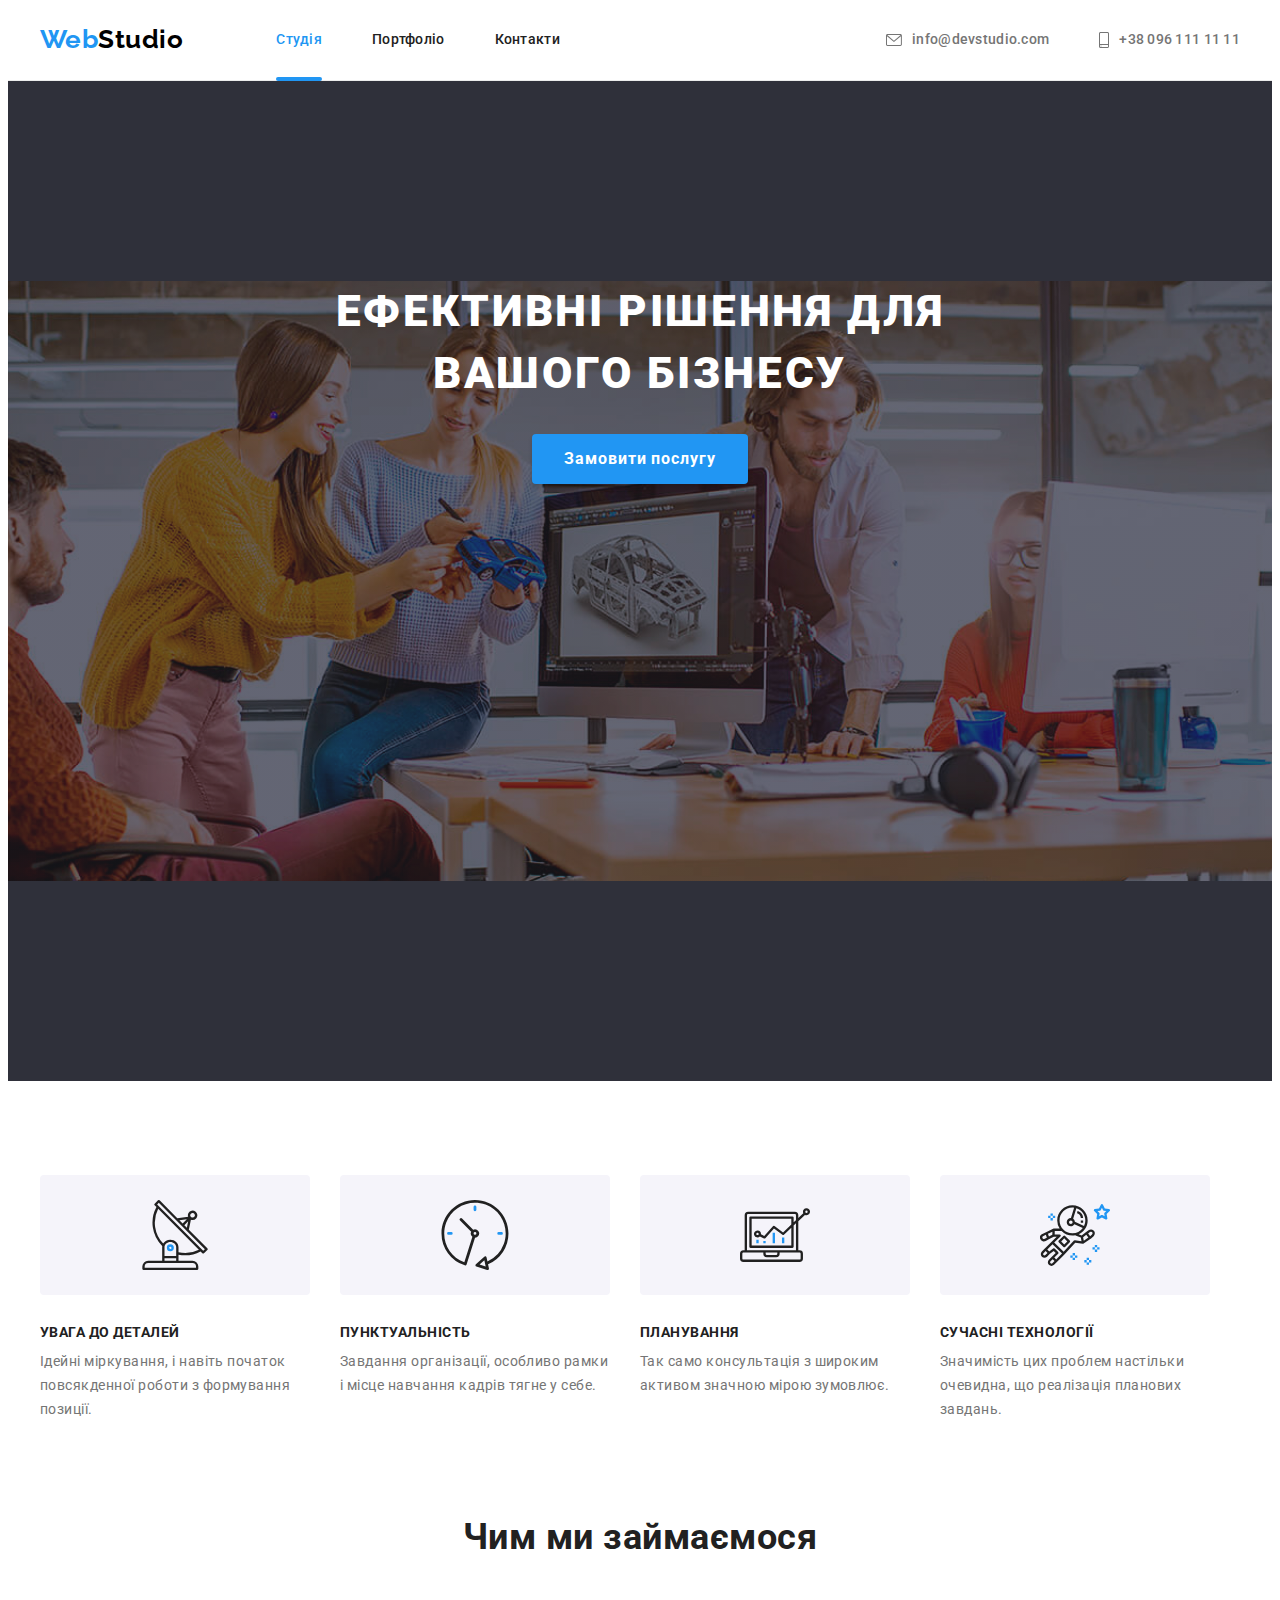
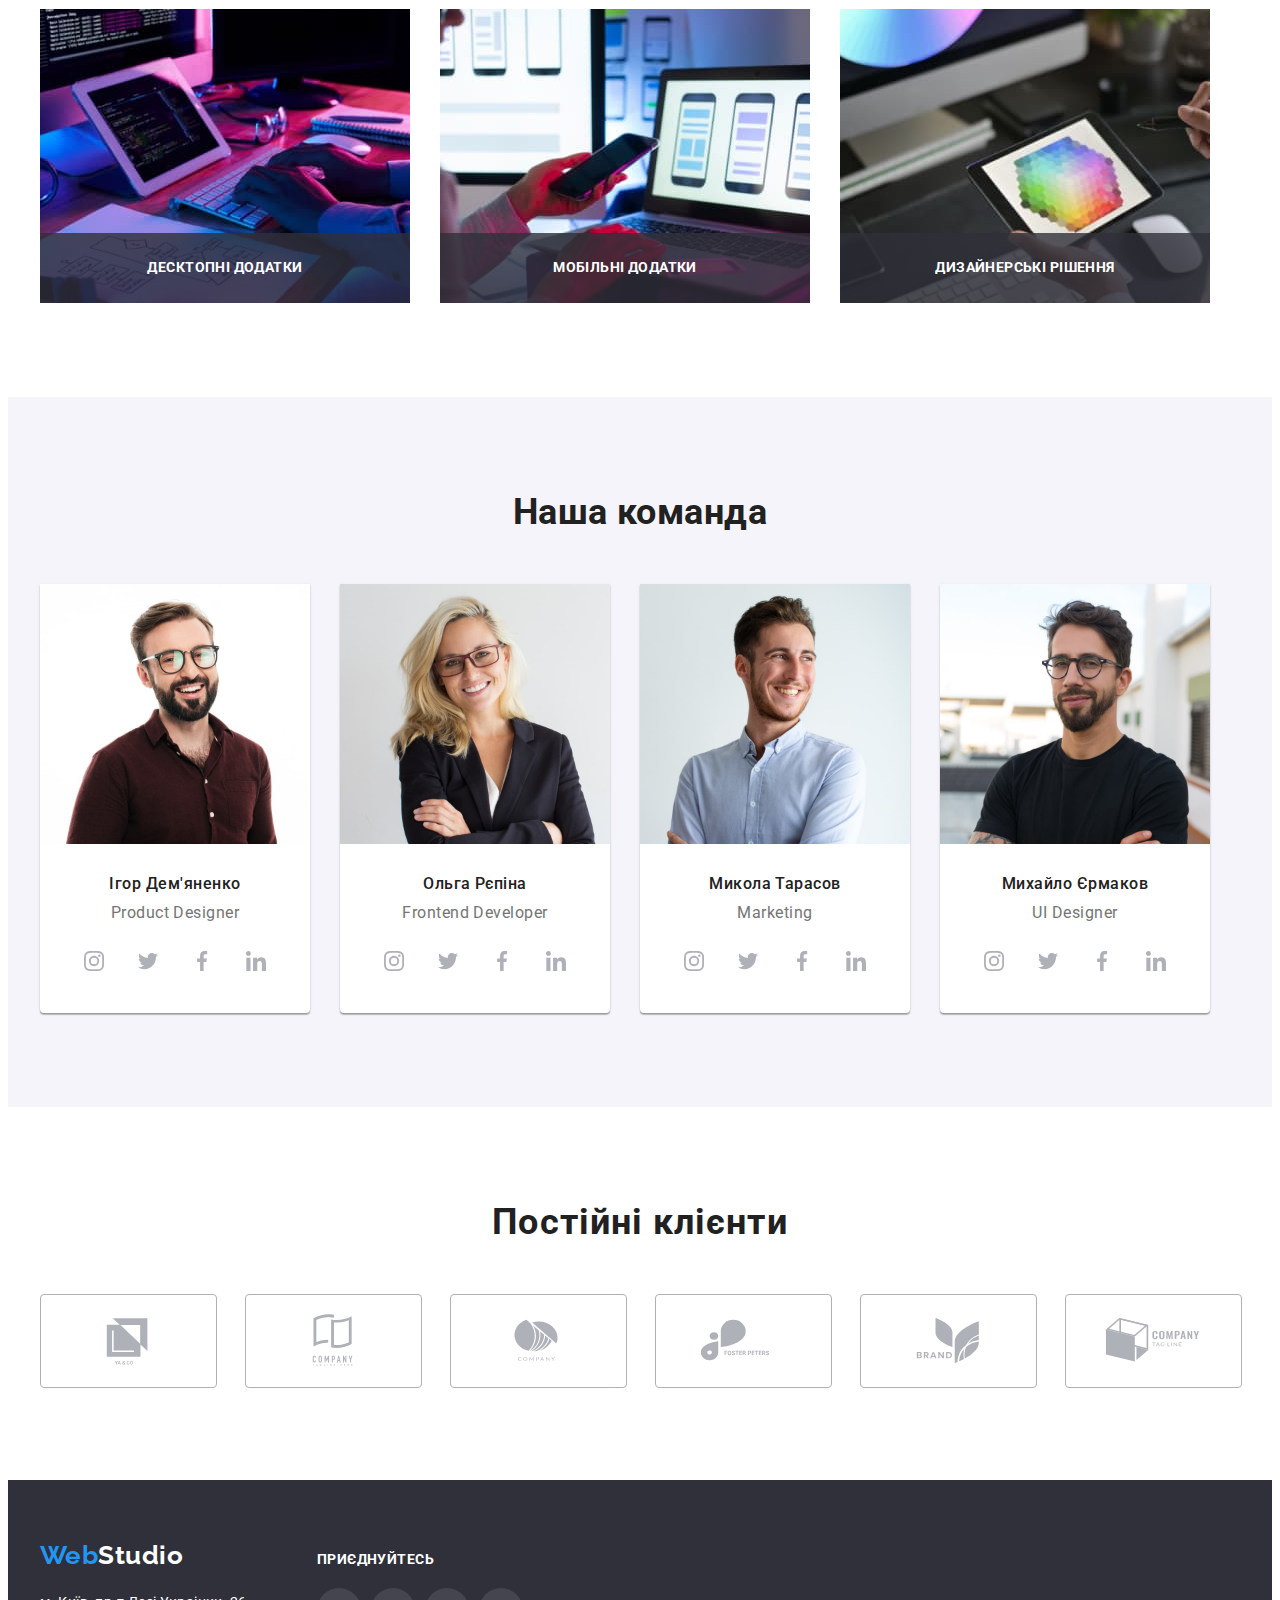
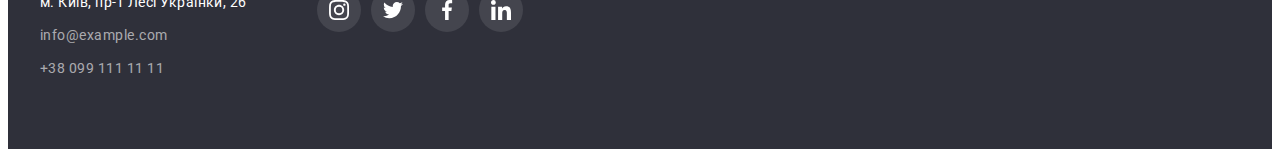
<file: index.html>
<!DOCTYPE html>
<html lang="uk">

<head>
    <meta charset="UTF-8">
    <meta http-equiv="X-UA-Compatible" content="IE=edge">
    <meta name="viewport" content="width=device-width, initial-scale=1.0">
    <title>WebStudio</title>
    <link rel="preconnect" href="https://fonts.gstatic.com">
    <link href="https://fonts.googleapis.com/css2?family=Raleway:wght@700&family=Roboto:wght@400;500;700;900&display=swap" rel="stylesheet">
    <link rel="stylesheet" href="https://cdnjs.cloudflare.com/ajax/libs/modern-normalize/1.1.0/modern-normalize.min.css" integrity="sha512-wpPYUAdjBVSE4KJnH1VR1HeZfpl1ub8YT/NKx4PuQ5NmX2tKuGu6U/JRp5y+Y8XG2tV+wKQpNHVUX03MfMFn9Q==" crossorigin="anonymous" referrerpolicy="no-referrer" />
    <link rel="stylesheet" href="css/styles.css" class="rel">
</head>

<body class="body">
    <header class="header">
        <div class="container header-container">
        <a href="/index.html" class="logo"><span class="header-logo">Web</span>Studio</a>
        <nav class="header-nav">
            <ul class="nav-list">
                <li class="nav-list-item">
                    <a href="./index.html" class="header-link active-link">Студія</a>
                </li>
                <li class="nav-list-item">
                    <a href="./portfolio.html" class="header-link">Портфоліо</a>
                </li>
                <li class="nav-list-item">
                    <a href="" class="header-link">Контакти</a>
                </li>
            </ul>
        </nav>
        <ul class="address-list address-header">
            <li class="address-list-item address-header-item">
                <a href="mailto:info@devstudio.com" class="header-link address-link-header link-envelope">
                    <svg class="icon icon-envelope">
                        <use href="./images/icons.svg#icon-envelope"></use>
                    </svg>
                    info@devstudio.com
                </a>
            </li>
            <li class="address-list-item address-header-item">
                <a href="tel:+380961111111" class="header-link address-link-header link-smartphone">
                    <svg class="icon icon-smartphone">
                        <use href="./images/icons.svg#icon-smartphone"></use>
                    </svg>
                    +38 096 111 11 11
                </a>
            </li>
        </ul>
        </div>
    </header>
    <main class="main">
        <section class="section bg-image">
            <div class="section-container container">
                <h1 class="section-text">Ефективні рішення для вашого бізнесу</h1>
                <button type="button" class="section-btn" data-modal-open>Замовити послугу</button>
            </div>
        </section>
        <section class="features">
            <div class="container">
            <h2 class="header-invisible">Наші особливості</h2>
                <ul class="features-list">
                    <li class="features-item">
                        <div class="icon-container">
                            <svg class="features-icon" width="20" height="20">
                                <use href="./images/icons.svg#icon-antenna-1"></use>
                            </svg>
                        </div>
                        <div class="features-container">
                        <h3 class="features-item-header">Увага до деталей</h3>
                        <p class="features-item-text">Ідейні міркування, і навіть початок повсякденної роботи з формування позиції.</p>
                        </div>
                    </li>
                    <li class="features-item">
                        <div class="icon-container">
                            <svg class="features-icon" width="20" height="20">
                                <use href="./images/icons.svg#icon-clock-1"></use>
                            </svg>
                        </div>
                        <div class="features-container">
                        <h3 class="features-item-header">Пунктуальність</h3>
                        <p class="features-item-text">Завдання організації, особливо рамки і місце навчання кадрів тягне у себе.</p>
                        </div>
                    </li>
                    <li class="features-item">
                        <div class="icon-container">
                            <svg class="features-icon" width="20" height="20">
                                <use href="./images/icons.svg#icon-diagram-1"></use>
                            </svg>
                        </div>
                        <div class="features-container">
                        <h3 class="features-item-header">Планування</h3>
                        <p class="features-item-text">Так само консультація з широким активом значною мірою зумовлює.</p>
                        </div>
                    </li>
                    <li class="features-item">
                        <div class="icon-container">
                            <svg class="features-icon" width="20" height="20">
                                <use href="./images/icons.svg#icon-astronaut-1"></use>
                            </svg>
                        </div>
                        <div class="features-container">
                        <h3 class="features-item-header">Сучасні технології</h3>
                        <p class="features-item-text">Значимість цих проблем настільки очевидна, що реалізація планових завдань.</p>
                        </div>
                    </li>
                </ul>
                </div>
        </section>
        <section class="activity">
            <div class="container">
                <h2 class="activity-header">Чим ми займаємося</h2>
                <ul class="activity-list">
                    <li class="activity-list-item">
                        <img src="./images/1.jpg" alt="Людина пише код" width="370" height="294" class="activity-img">
                        <p class="activity-text">Десктопні додатки</p>
                    </li>
                    <li class="activity-list-item">
                        <img src="./images/2.jpg" alt="Людина працює за комп'ютером і тримає телефон" width="370"
                            height="294" class="activity-img">
                            <p class="activity-text">Мобільні додатки</p>
                    </li>
                    <li class="activity-list-item">
                        <img src="./images/3.jpg" alt="Людина дивиться на планшеті спектр кольорів" width="370"
                            height="294" class="activity-img">
                            <p class="activity-text">Дизайнерські рішення</p>
                    </li>
                </ul>
            </div>
        </section>
        <section class="team">
            <div class="container">
            <h2 class="team-header">Наша команда</h2>
                <ul class="team-list">
                    <li class="team-list-item">
                        <img src="./images/4.jpg" alt="Ігор Дем'яненко" width="270" height="260">
                        <div class="team-box">
                        <h3 class="team-member">Ігор Дем'яненко</h3>
                        <p class="team-text">Product Designer</p>
                        <ul class="social-media-list">
                            <li class="social-media-item">
                                <a class="social-media-link" href="">
                                    <svg class="social-media-icon team-icon" width="20" height="20">
                                        <use href="./images/icons.svg#icon-instagram"></use>
                                    </svg>
                                </a>
                            </li>
                            <li class="social-media-item">
                                <a class="social-media-link" href="">
                                    <svg class="social-media-icon team-icon" width="20" height="20">
                                        <use href="./images/icons.svg#icon-twitter"></use>
                                    </svg>
                                </a>
                            </li>
                            <li class="social-media-item">
                                <a class="social-media-link" href="">
                                    <svg class="social-media-icon team-icon" width="20" height="20">
                                        <use href="./images/icons.svg#icon-facebook"></use>
                                    </svg>
                                </a>
                            </li>
                            <li class="social-media-item">
                                <a class="social-media-link" href="">
                                    <svg class="social-media-icon team-icon" width="20" height="20">
                                        <use href="./images/icons.svg#icon-linkedin"></use>
                                    </svg>
                                </a>
                            </li>
                        </ul>
                        </div>
                    </li>
                    <li class="team-list-item">
                        <img src="./images/5.jpg" alt="Ольга Рєпіна" width="270" height="260">
                        <div class="team-box">
                        <h3 class="team-member">Ольга Рєпіна</h3>
                        <p class="team-text">Frontend Developer</p>
                        <ul class="social-media-list">
                            <li class="social-media-item">
                                <a class="social-media-link" href="">
                                    <svg class="social-media-icon team-icon" width="20" height="20">
                                        <use href="./images/icons.svg#icon-instagram"></use>
                                    </svg>
                                </a>
                            </li>
                            <li class="social-media-item">
                                <a class="social-media-link" href="">
                                    <svg class="social-media-icon team-icon" width="20" height="20">
                                        <use href="./images/icons.svg#icon-twitter"></use>
                                    </svg>
                                </a>
                            </li>
                            <li class="social-media-item">
                                <a class="social-media-link" href="">
                                    <svg class="social-media-icon team-icon" width="20" height="20">
                                        <use href="./images/icons.svg#icon-facebook"></use>
                                    </svg>
                                </a>
                            </li>
                            <li class="social-media-item">
                                <a class="social-media-link" href="">
                                    <svg class="social-media-icon team-icon" width="20" height="20">
                                        <use href="./images/icons.svg#icon-linkedin"></use>
                                    </svg>
                                </a>
                            </li>
                        </ul>
                        </div>
                    </li>
                    <li class="team-list-item">
                        <img src="./images/6.jpg" alt="Микола Тарасов" width="270" height="260">
                        <div class="team-box">
                        <h3 class="team-member">Микола Тарасов</h3>
                        <p class="team-text">Marketing</p>
                        <ul class="social-media-list">
                            <li class="social-media-item">
                                <a class="social-media-link" href="">
                                    <svg class="social-media-icon team-icon" width="20" height="20">
                                        <use href="./images/icons.svg#icon-instagram"></use>
                                    </svg>
                                </a>
                            </li>
                            <li class="social-media-item">
                                <a class="social-media-link" href="">
                                    <svg class="social-media-icon team-icon" width="20" height="20">
                                        <use href="./images/icons.svg#icon-twitter"></use>
                                    </svg>
                                </a>
                            </li>
                            <li class="social-media-item">
                                <a class="social-media-link" href="">
                                    <svg class="social-media-icon team-icon" width="20" height="20">
                                        <use href="./images/icons.svg#icon-facebook"></use>
                                    </svg>
                                </a>
                            </li>
                            <li class="social-media-item">
                                <a class="social-media-link" href="">
                                    <svg class="social-media-icon team-icon" width="20" height="20">
                                        <use href="./images/icons.svg#icon-linkedin"></use>
                                    </svg>
                                </a>
                            </li>
                        </ul>
                        </div>
                    </li>
                    <li class="team-list-item">
                        <img src="./images/7.jpg" alt="Михайло Єрмаков" width="270" height="260">
                        <div class="team-box">
                        <h3 class="team-member">Михайло Єрмаков</h3>
                        <p class="team-text">UI Designer</p>
                        <ul class="social-media-list">
                            <li class="social-media-item">
                                <a class="social-media-link" href="">
                                    <svg class="social-media-icon team-icon" width="20" height="20">
                                        <use href="./images/icons.svg#icon-instagram"></use>
                                    </svg>
                                </a>
                            </li>
                            <li class="social-media-item">
                                <a class="social-media-link" href="">
                                    <svg class="social-media-icon team-icon" width="20" height="20">
                                        <use href="./images/icons.svg#icon-twitter"></use>
                                    </svg>
                                </a>
                            </li>
                            <li class="social-media-item">
                                <a class="social-media-link" href="">
                                    <svg class="social-media-icon team-icon" width="20" height="20">
                                        <use href="./images/icons.svg#icon-facebook"></use>
                                    </svg>
                                </a>
                            </li>
                            <li class="social-media-item">
                                <a class="social-media-link" href="">
                                    <svg class="social-media-icon team-icon" width="20" height="20">
                                        <use href="./images/icons.svg#icon-linkedin"></use>
                                    </svg>
                                </a>
                            </li>
                        </ul>
                        </div>
                    </li>
                </ul>
            </div>
        </section>
        <section class="clients">
            <div class="container">
                <h3 class="clients-header">Постійні клієнти</h3>
                <ul class="clients-list">
                    <li class="clients-list-item">
                        <a href="" class="clients-link">
                            <svg class="clients-icon" width="20" height="20">
                                <use href="./images/icons.svg#icon-Logo"></use>
                            </svg>
                        </a>
                    </li>
                    <li class="clients-list-item">
                        <a href="" class="clients-link">
                            <svg class="clients-icon" width="20" height="20">
                                <use href="./images/icons.svg#icon-Logo-1"></use>
                            </svg>
                        </a>
                    </li>
                    <li class="clients-list-item">
                        <a href="" class="clients-link">
                            <svg class="clients-icon" width="20" height="20">
                                <use href="./images/icons.svg#icon-Logo-2"></use>
                            </svg>
                        </a>
                    </li>
                    <li class="clients-list-item">
                        <a href="" class="clients-link">
                            <svg class="clients-icon" width="20" height="20">
                                <use href="./images/icons.svg#icon-Logo-3"></use>
                            </svg>
                        </a>
                    </li>
                    <li class="clients-list-item">
                        <a href="" class="clients-link">
                            <svg class="clients-icon" width="20" height="20">
                                <use href="./images/icons.svg#icon-Logo-4"></use>
                            </svg>
                        </a>
                    </li>
                    <li class="clients-list-item">
                        <a href="" class="clients-link">
                            <svg class="clients-icon" width="20" height="20">
                                <use href="./images/icons.svg#icon-Logo-5"></use>
                            </svg>
                        </a>
                    </li>
                </ul>
            </div>
        </section>
    </main>
    <footer class="footer">
        <div class="container footer-container">
                <div class="address-container">
                <a href="/index.html" class="logo footer-link-logo"><span class="footer-logo">Web</span>Studio</a>
                <address class="address">
                    <ul class="address-list">
                        <li class="address-list-item">
                            <a href="https://goo.gl/maps/CPtrU1FHBa2aNyZL9" target="_blank" rel="noopener noreferrer nofollow" class="footer-link">м. Київ, пр-т Лесі Украінки, 26</a>
                        </li>
                        <li class="address-list-item">
                            <a href="mailto:info@devstudio.com" class="footer-link address-link-footer">info@example.com</a>
                        </li>
                        <li class="address-list-item">
                            <a href="tel:+380961111111" class="footer-link address-link-footer">+38 099 111 11 11</a>
                        </li>
                    </ul>
                    </address>
                    </div>
                <div class="social-media-footer">
                    <p class="social-media-text">приєднуйтесь</p>
                    <ul class="social-media footer-list">
                        <li class="social-media-item">
                            <a class="social-media-link social-link-footer" href="">
                                <svg class="social-media-icon footer-icon" width="20" height="20">
                                    <use href="./images/icons.svg#icon-instagram"></use>
                                </svg>
                            </a>
                        </li>
                        <li class="social-media-item">
                            <a class="social-media-link social-link-footer" href="">
                                <svg class="social-media-icon footer-icon" width="20" height="20">
                                    <use href="./images/icons.svg#icon-twitter"></use>
                                </svg>
                            </a>
                        </li>
                        <li class="social-media-item">
                            <a class="social-media-link social-link-footer" href="">
                                <svg class="social-media-icon footer-icon" width="20" height="20">
                                    <use href="./images/icons.svg#icon-facebook"></use>
                                </svg>
                            </a>
                        </li>
                        <li class="social-media-item">
                            <a class="social-media-link social-link-footer" href="">
                                <svg class="social-media-icon footer-icon" width="20" height="20">
                                    <use href="./images/icons.svg#icon-linkedin"></use>
                                </svg>
                            </a>
                        </li>
                    </ul>
                </div>
                </div>
        </footer>
        <div class="backdrop is-hidden" data-modal>
            <div class="modal">
                <button class="modal-close" data-modal-close>
                    <svg class="close-svg" width="11" height="11">
                        <use href="./images/icons.svg#icon-close"></use>
                    </svg>
                </button>
            </div>
        </div>
        <script src="./js/modal.js"></script>
    </body>
</html>
</file>
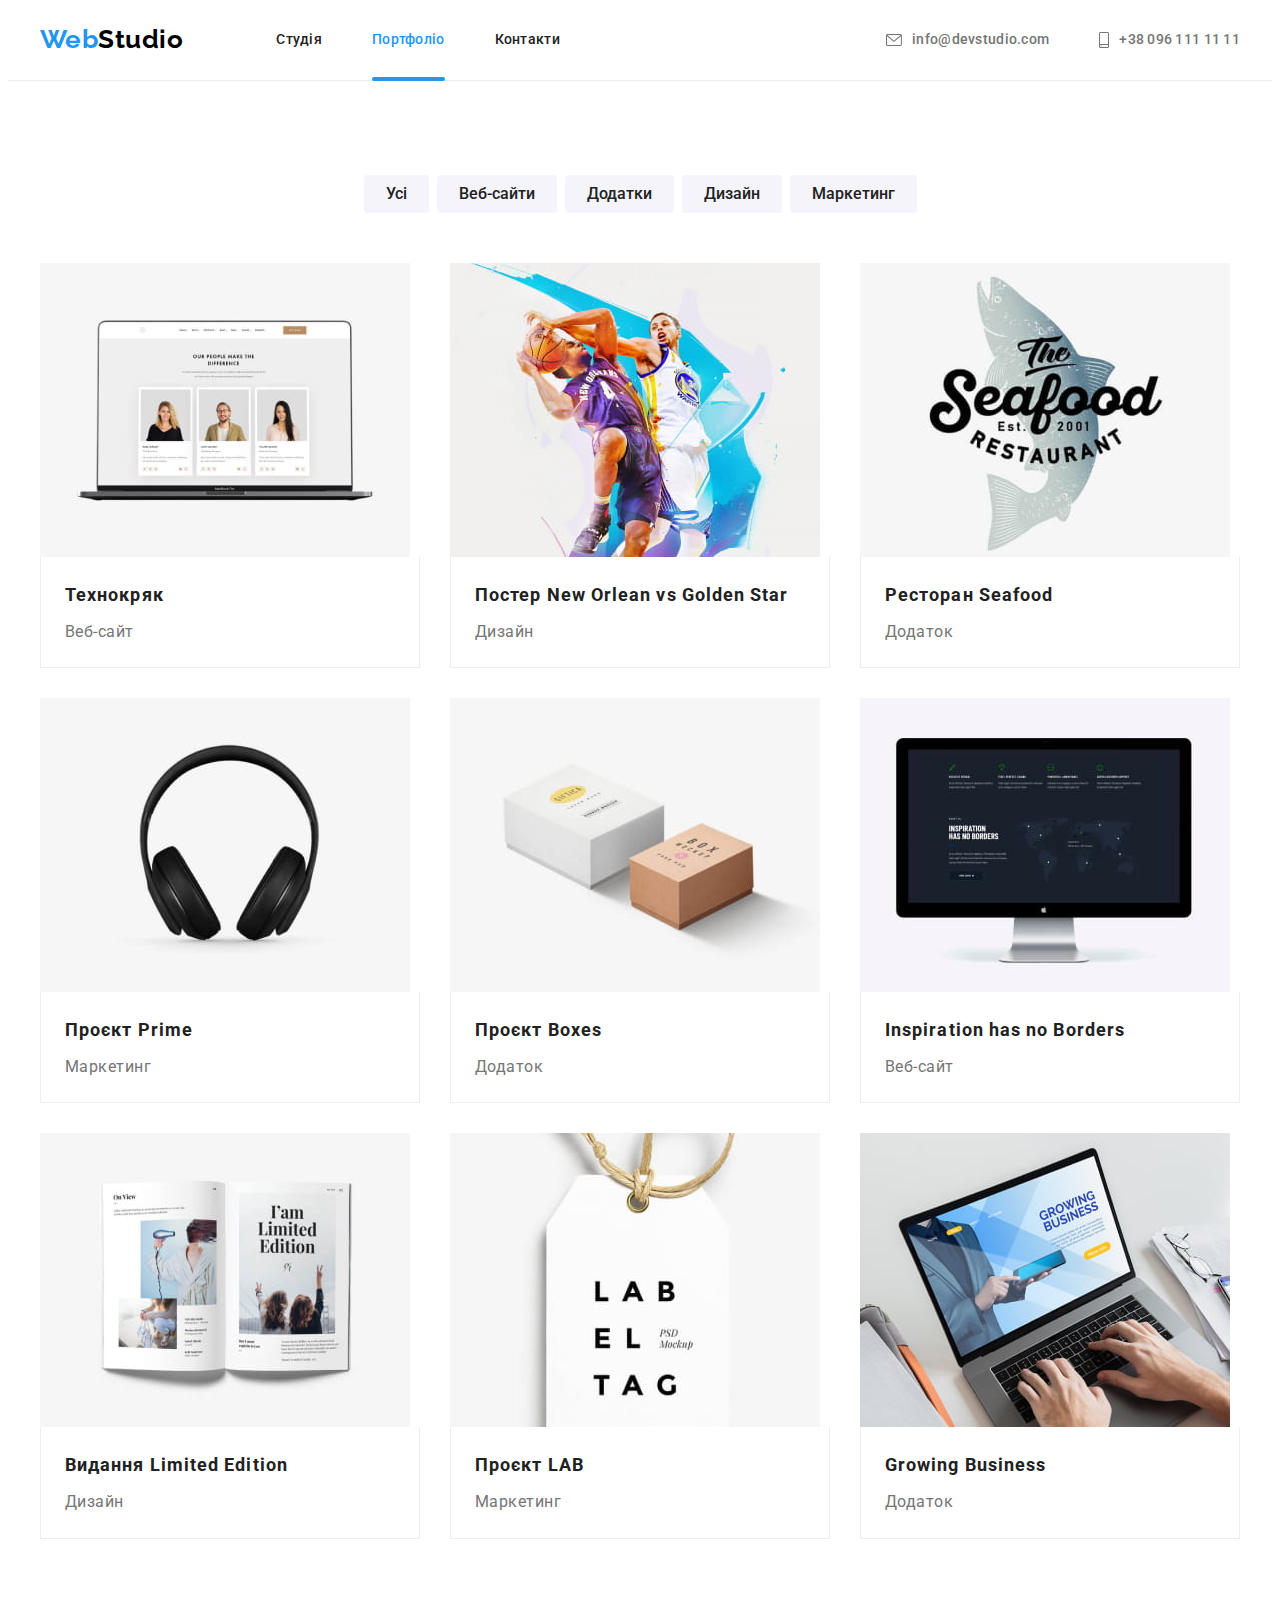
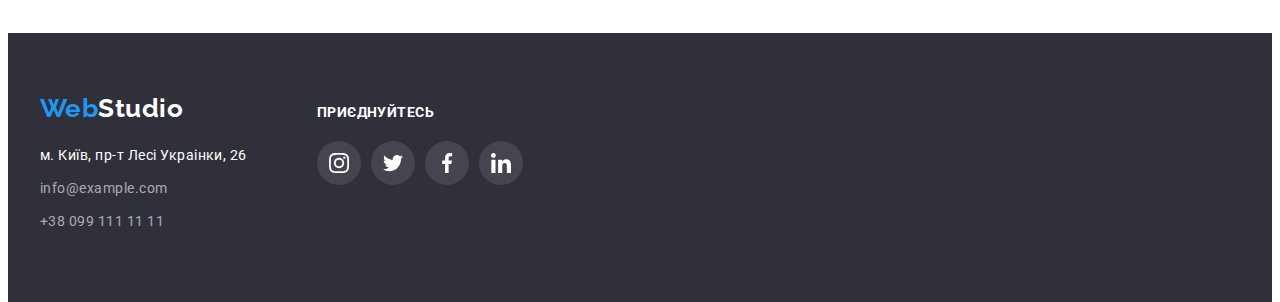
<file: portfolio.html>
<!DOCTYPE html>
<html lang="uk">

<head>
    <meta charset="UTF-8">
    <meta http-equiv="X-UA-Compatible" content="IE=edge">
    <meta name="viewport" content="width=device-width, initial-scale=1.0">
    <title>WebStudio</title>
    <link rel="preconnect" href="https://fonts.gstatic.com">
    <link href="https://fonts.googleapis.com/css2?family=Raleway:wght@700&family=Roboto:wght@400;500;700;900&display=swap" rel="stylesheet">
    <link rel="stylesheet" href="https://cdnjs.cloudflare.com/ajax/libs/modern-normalize/1.1.0/modern-normalize.min.css" integrity="sha512-wpPYUAdjBVSE4KJnH1VR1HeZfpl1ub8YT/NKx4PuQ5NmX2tKuGu6U/JRp5y+Y8XG2tV+wKQpNHVUX03MfMFn9Q==" crossorigin="anonymous" referrerpolicy="no-referrer" />
    <link rel="stylesheet" href="css/styles.css" class="rel">
</head>

<body class="portfolio-body">
    <header class="header">
        <div class="container header-container">
            <a href="/index.html" class="logo"><span class="header-logo">Web</span>Studio</a>
            <nav class="header-nav">
                <ul class="nav-list">
                    <li class="nav-list-item">
                        <a href="./index.html" class="header-link">Студія</a>
                    </li>
                    <li class="nav-list-item">
                        <a href="./portfolio.html" class="header-link active-link">Портфоліо</a>
                    </li>
                    <li class="nav-list-item">
                        <a href="" class="header-link">Контакти</a>
                    </li>
                </ul>
            </nav>
            <ul class="address-list address-header">
                <li class="address-list-item address-header-item">
                    <a href="mailto:info@devstudio.com" class="header-link address-link-header link-envelope">
                        <svg class="icon icon-envelope">
                            <use href="./images/icons.svg#icon-envelope"></use>
                        </svg>
                        info@devstudio.com
                    </a>
                </li>
                <li class="address-list-item address-header-item">
                    <a href="tel:+380961111111" class="header-link address-link-header link-smartphone">
                        <svg class="icon icon-smartphone">
                            <use href="./images/icons.svg#icon-smartphone"></use>
                        </svg>
                        +38 096 111 11 11
                    </a>
                </li>
            </ul>
        </div>
    </header>
    <main class="main">
        <section class="main-portfolio">
            <div class="container">
            <h1 class="header-invisible">Наші роботи</h1>
            <ul class="portfolio-btn">
                <li class="portfolio-btn-item">
                    <button type="button" class="item-btn">Усі</button>
                </li>
                <li class="portfolio-btn-item">
                    <button type="button" class="item-btn">Веб-сайти</button>
                </li>
                <li class="portfolio-btn-item">
                    <button type="button" class="item-btn">Додатки</button>
                </li>
                <li class="portfolio-btn-item">
                    <button type="button" class="item-btn">Дизайн</button>
                </li>
                <li class="portfolio-btn-item">
                    <button type="button" class="item-btn">Маркетинг</button>
                </li>
            </ul>

            <ul class="portfolio-works">
                <li class="portfolio-works-item">
                    <a href="" class="portfolio-works-link">
                    <div class="portfolio-box">
                    <img src="./images/p1.jpg" alt="Ноутбук" width="370" height="294">
                    <div class="portfolio-overlay">
                        <p class="portfolio-overlay-text">Ресурс пропонує комплексні пропозиції з різним рівнем функціоналу та сервісів. Все це дозволить відвідувачу отримати вичерпні відомості про компанію чи приватну особу.</p>
                    </div>
                    </div>
                    <div class="portfolio-works-box">
                    <h2 class="portfolio-header">Технокряк</h2>
                    <p class="portfolio-text">Веб-сайт</p>
                    </div>
                    </a>
                </li>
                <li class="portfolio-works-item">
                    <a href="" class="portfolio-works-link">
                    <div class="portfolio-box">
                    <img src="./images/p2.jpg" alt="Баскетболісти" width="370" height="294">
                    <div class="portfolio-overlay">
                        <p class="portfolio-overlay-text">Ресурс пропонує комплексні пропозиції з різним рівнем функціоналу та сервісів. Все
                            це дозволить відвідувачу отримати вичерпні відомості про компанію чи приватну особу.</p>
                    </div>
                    </div>
                    <div class="portfolio-works-box">
                    <h2 class="portfolio-header">Постер New Orlean vs Golden Star</h2>
                    <p class="portfolio-text">Дизайн</p>
                    </div>
                    </a>
                </li>
                <li class="portfolio-works-item">
                    <a href="" class="portfolio-works-link">
                    <div class="portfolio-box">
                    <img src="./images/p3.jpg" alt="Логотип ресторана" width="370" height="294">
                    <div class="portfolio-overlay">
                        <p class="portfolio-overlay-text">Ресурс пропонує комплексні пропозиції з різним рівнем функціоналу та сервісів. Все
                            це дозволить відвідувачу отримати вичерпні відомості про компанію чи приватну особу.</p>
                    </div>
                    </div>
                    <div class="portfolio-works-box">
                    <h2 class="portfolio-header">Ресторан Seafood</h2>
                    <p class="portfolio-text">Додаток</p>
                    </div>
                    </a>
                </li>
                <li class="portfolio-works-item">
                    <a href="" class="portfolio-works-link">
                    <div class="portfolio-box">
                    <img src="./images/p4.jpg" alt="Навушники" width="370" height="294">
                    <div class="portfolio-overlay">
                        <p class="portfolio-overlay-text">Ресурс пропонує комплексні пропозиції з різним рівнем функціоналу та сервісів. Все
                            це дозволить відвідувачу отримати вичерпні відомості про компанію чи приватну особу.</p>
                    </div>
                    </div>
                    <div class="portfolio-works-box">
                    <h2 class="portfolio-header">Проєкт Prime</h2>
                    <p class="portfolio-text">Маркетинг</p>
                    </div>
                    </a>
                </li>
                <li class="portfolio-works-item">
                    <a href="" class="portfolio-works-link">
                    <div class="portfolio-box">
                    <img src="./images/p5.jpg" alt="Коробки" width="370" height="294">
                    <div class="portfolio-overlay">
                        <p class="portfolio-overlay-text">Ресурс пропонує комплексні пропозиції з різним рівнем функціоналу та сервісів. Все
                            це дозволить відвідувачу отримати вичерпні відомості про компанію чи приватну особу.</p>
                    </div>
                    </div>
                    <div class="portfolio-works-box">
                    <h2 class="portfolio-header">Проєкт Boxes</h2>
                    <p class="portfolio-text">Додаток</p>
                    </div>
                    </a>
                </li>
                <li class="portfolio-works-item">
                    <a href="" class="portfolio-works-link">
                    <div class="portfolio-box">
                    <img src="./images/p6.jpg" alt="Монітор" width="370" height="294">
                    <div class="portfolio-overlay">
                        <p class="portfolio-overlay-text">Ресурс пропонує комплексні пропозиції з різним рівнем функціоналу та сервісів. Все
                            це дозволить відвідувачу отримати вичерпні відомості про компанію чи приватну особу.</p>
                    </div>
                    </div>
                    <div class="portfolio-works-box">
                    <h2 class="portfolio-header">Inspiration has no Borders</h2>
                    <p class="portfolio-text">Веб-сайт</p>
                    </div>
                    </a>
                </li>
                <li class="portfolio-works-item">
                    <a href="" class="portfolio-works-link">
                    <div class="portfolio-box">
                    <img src="./images/p7.jpg" alt="Журнал" width="370" height="294">
                    <div class="portfolio-overlay">
                        <p class="portfolio-overlay-text">Ресурс пропонує комплексні пропозиції з різним рівнем функціоналу та сервісів. Все
                            це дозволить відвідувачу отримати вичерпні відомості про компанію чи приватну особу.</p>
                    </div>
                    </div>
                    <div class="portfolio-works-box">
                    <h2 class="portfolio-header">Видання Limited Edition</h2>
                    <p class="portfolio-text">Дизайн</p>
                    </div>
                    </a>
                </li>
                <li class="portfolio-works-item">
                    <a href="" class="portfolio-works-link">
                    <div class="portfolio-box">
                    <img src="./images/p8.jpg" alt="Лейбочка" width="370" height="294">
                    <div class="portfolio-overlay">
                        <p class="portfolio-overlay-text">Ресурс пропонує комплексні пропозиції з різним рівнем функціоналу та сервісів. Все
                            це дозволить відвідувачу отримати вичерпні відомості про компанію чи приватну особу.</p>
                    </div>
                    </div>
                    <div class="portfolio-works-box">
                    <h2 class="portfolio-header">Проєкт LAB</h2>
                    <p class="portfolio-text">Маркетинг</p>
                    </div>
                    </a>
                </li>
                <li class="portfolio-works-item">
                    <a href="" class="portfolio-works-link">
                    <div class="portfolio-box">
                    <img src="./images/p9.jpg" alt="Людина працює за ноутбуком" width="370" height="294">
                    <div class="portfolio-overlay">
                        <p class="portfolio-overlay-text">Ресурс пропонує комплексні пропозиції з різним рівнем функціоналу та сервісів. Все
                            це дозволить відвідувачу отримати вичерпні відомості про компанію чи приватну особу.</p>
                    </div>
                    </div>
                    <div class="portfolio-works-box">
                    <h2 class="portfolio-header">Growing Business</h2>
                    <p class="portfolio-text">Додаток</p>
                    </div>
                    </a>
                </li>
            </ul>
            </div>
        </section>
    </main>
    <footer class="footer">
        <div class="container footer-container">
            <div class="address-container">
                <a href="/index.html" class="logo footer-link-logo"><span class="footer-logo">Web</span>Studio</a>
                <address class="address">
                    <ul class="address-list">
                        <li class="address-list-item">
                            <a href="https://goo.gl/maps/CPtrU1FHBa2aNyZL9" target="_blank"
                                rel="noopener noreferrer nofollow" class="footer-link">м. Київ, пр-т Лесі Украінки, 26</a>
                        </li>
                        <li class="address-list-item">
                            <a href="mailto:info@devstudio.com" class="footer-link address-link-footer">info@example.com</a>
                        </li>
                        <li class="address-list-item">
                            <a href="tel:+380961111111" class="footer-link address-link-footer">+38 099 111 11 11</a>
                        </li>
                    </ul>
                </address>
            </div>
            <div class="social-media-footer">
                <p class="social-media-text">приєднуйтесь</p>
                <ul class="social-media footer-list">
                    <li class="social-media-item">
                        <a class="social-media-link social-link-footer" href="">
                            <svg class="social-media-icon footer-icon" width="20" height="20">
                                <use href="./images/icons.svg#icon-instagram"></use>
                            </svg>
                        </a>
                    </li>
                    <li class="social-media-item">
                        <a class="social-media-link social-link-footer" href="">
                            <svg class="social-media-icon footer-icon" width="20" height="20">
                                <use href="./images/icons.svg#icon-twitter"></use>
                            </svg>
                        </a>
                    </li>
                    <li class="social-media-item">
                        <a class="social-media-link social-link-footer" href="">
                            <svg class="social-media-icon footer-icon" width="20" height="20">
                                <use href="./images/icons.svg#icon-facebook"></use>
                            </svg>
                        </a>
                    </li>
                    <li class="social-media-item">
                        <a class="social-media-link social-link-footer" href="">
                            <svg class="social-media-icon footer-icon" width="20" height="20">
                                <use href="./images/icons.svg#icon-linkedin"></use>
                            </svg>
                        </a>
                    </li>
                </ul>
            </div>
        </div>
    </footer>
</body>
</html>
</file>
<file: css/styles.css>
:root {
    --text-color: #757575;
    --header-color: #212121;
    --header-color-bg: #FFFFFF;
    --hover-color: #2196F3;
    --logo-color: #000000;
    --team-color-bg: #F5F4FA;
    --hover-button: #188CE8;
    --footer-color-bg: #2F303A;
    --border-color: #eeeeee;
    --social-media: #AFB1B8;
    --fast-animation: 300ms ease-in-out;
}
body{
    font-family: 'Roboto';
    letter-spacing: 0.03em;
    margin-block-start: 0;
    margin-block-end: 0;
}
a{
    text-decoration: none;
}
h2,
h3,
p {
    margin-block-start: 0;
    margin-block-end: 0;
}
.container {
    width: 1200px;
    margin-left: auto;
    margin-right: auto;
    padding-left: 15px;
    padding-right: 15px;
}

.header {
    border-bottom: 1px solid rgba(236, 236, 236, 1);
}

.header-container {
    display: flex;
    align-items: center;
}
.header-link {
    color: var(--header-color);
    font-weight: 500;
    font-size: 14px;
    line-height: 1.1;
    letter-spacing: 0.02em;
    display: flex;
    align-items: center;
    padding-top: 32px;
    padding-bottom: 32px;
    transition: color 250ms cubic-bezier(0.4, 0, 0.2, 1);
}
.header-link:hover,
.header-link:focus {
    color: var(--hover-color);
}
.active-link::after {
    position: absolute;
    left: 0;
    bottom: -1px;
    width: 100%;
    height: 4px;
    content: '';
    background-color: var(--hover-color);
    border-radius: 2px;
}
ul {
    list-style-type: none;
    padding-inline-start: 0px;
    margin-block-start: 0;
    margin-block-end: 0;
}
.logo {
    color: var(--logo-color);
    font-family: 'Raleway';
    font-weight: 700;
    font-size: 26px;
    line-height: 1.2;
    display: inline-flex;
}
.nav-list {
    display: flex;
    padding-inline-start: 0px;
}
.header-nav {
    margin-left: 93px;
}
.nav-list-item:not(:last-child) {
    margin-right: 50px;
}
.header-logo {
    color: var(--hover-color);
}
.footer-logo {
    color: var(--hover-color);
}
.address-link-header {
    color:var(--text-color)
}
.address-header {
    display: inline-flex;
    margin-left: auto;
}
.address-header-item:not(:last-child) {
    margin-right: 50px;
}
.link-envelope:hover,
.link-envelope:focus {
    color: var(--hover-color);
}
.icon-envelope {
    width: 16px;
    height: 12px;
    margin-right: 10px;
    fill: currentColor;
}
.link-smartphone {
    color: var(--text-color);
}
.link-smartphone:hover,
.link-smartphone:focus {
    color: var(--hover-color);
}
.icon-smartphone {
    width: 10px;
    height: 16px;
    margin-right: 10px;
    fill: currentColor;
}
.section {
    background-color: var(--footer-color-bg);
    padding-top: 200px;
    padding-bottom: 200px;
}
.bg-image {
    height: 600px;
    background-repeat: no-repeat;
    background-size: 1600px;
    background-position: center;
    margin-left: auto;
    margin-right: auto;
    background-image: linear-gradient(to right, rgba(47, 48, 58, 0.4), rgba(47, 48, 58, 0.4)), url(../images/section-bg.png);
}
.section-container {
    display: flex;
    flex-direction: column;
    align-items: center;
}
.section-text {
    color: var(--header-color-bg);
    font-weight: 900;
    font-size: 44px;
    line-height: 1.4;
    text-align: center;
    letter-spacing: 0.06em;
    text-transform: uppercase;
    width: 696px;
    margin-right: auto;
    margin-left: auto;
    margin-block-start: 0px;
    margin-block-end: 0px;
    margin-bottom: 30px;
}
.section-btn {
    color: var(--header-color-bg);
    background-color: var(--hover-color);
    font-family: inherit;
    font-weight: 700;
    font-size: 16px;
    line-height: 1.88;
    align-items: center;
    text-align: center;
    letter-spacing: 0.06em;
    cursor: pointer;
    border: none;
    border-radius: 4px;
    box-shadow: 0px 4px 4px rgba(0, 0, 0, 0.15);
    display: inline-block;
    min-width: 200px;
    padding: 10px 32px;
    margin-left: auto;
    margin-right: auto;
    position: relative;
    transition-property: background-color;
    transition: background-color 250ms cubic-bezier(0.4, 0, 0.2, 1);
}
.section-btn:hover {
    background-color: var(--hover-button);
}
.header-invisible {
    position: absolute;
    white-space: nowrap;
    width: 1px;
    height: 1px;
    overflow: hidden;
    border: 0;
    padding: 0;
    clip: rect(0 0 0 0);
    clip-path: inset(50%);
    margin: -1px;
}
.features {
    padding-top: 94px;
    padding-bottom: 94px;
}
.features-list {
    display: flex;
}
.features-item {
    width: 270px;
}
.features-item:not(:last-child) {
    margin-right: 30px;
}
.features-item-header {
    color: var(--header-color);
    font-weight: 700;
    font-size: 14px;
    line-height: 1.1;
    text-transform: uppercase;
    margin-bottom: 10px;
}
.features-item-text {
    color: var(--text-color);
    font-weight: 400;
    font-size: 14px;
    line-height: 1.7;
}
.icon-container {
    display: flex;
    justify-content: center;
    align-items: center;
    background-color: var(--team-color-bg);
    height: 120px;
    border-radius: 4px;
}
.features-icon {
    width: 70px;
    height: 70px;
}
.features-container {
    margin-top: 30px;
}
.activity {
    padding-bottom: 94px;
}
.activity-header {
    color: var(--header-color);
    font-weight: 700;
    font-size: 36px;
    line-height: 1.2;
    text-align: center;
    margin-bottom: 50px;
}
.activity-list {
    display: flex;
}
.activity-list-item:not(:last-child) {
    margin-right: 30px;
}
.activity-img {
    position: relative;
}
.activity-list-item {
    display: flex;
    position: relative;
    justify-content: center;
    align-items: flex-end
}
.activity-text {
    position: absolute;
    left: 0;
    bottom: 0;
    font-weight: 700;
    font-size: 14px;
    line-height: 1.14;
    text-align: center;
    letter-spacing: 0.03em;
    text-transform: uppercase;
    color: var(--header-color-bg);
    background: rgba(47, 48, 58, 0.8);
    width: 100%;
    padding-top: 27px;
    padding-bottom: 27px;
}
.team-header {
    color: var(--header-color);
    font-family: 'Roboto';
    font-weight: 700;
    font-size: 36px;
    line-height: 1.2;
    text-align: center;
    margin-bottom: 50px;
}
.team-list {
    display: flex;
}
.team-list-item:not(:last-child) {
    margin-right: 30px;
}
.team-list-item {
    background-color: var(--header-color-bg);
    position: relative;
    width: 270px;
    box-shadow: 0px 1px 3px rgba(0, 0, 0, 0.12), 0px 1px 1px rgba(0, 0, 0, 0.14), 0px 2px 1px rgba(0, 0, 0, 0.2);
    border-radius: 0px 0px 4px 4px;
}
.team {
    background-color: var(--team-color-bg);
    padding-bottom: 94px;
    padding-top: 94px;
}
.team-box {
    display: inherit;
    padding: 30px;
}
.team-member {
    font-size: 16px;
    color: var(--header-color);
    font-weight: 500;
    font-size: 16px;
    line-height: 1.2;
    text-align: center;
    margin-bottom: 10px;
}
.team-text {
    color: var(--text-color);
    font-weight: 400;
    font-size: 16px;
    line-height: 1.2;
    text-align: center;
}
.social-media-list {
    display: flex;
    justify-content: center;
    margin-top: 16px;
    gap: 10px;
}
.social-media-link {
    display: flex;
    justify-content: center;
    align-items: center;
    width: 44px;
    height: 44px;
    border-radius: 50%;
    background: var(--header-color-bg);
    color: var(--social-media);
    transition: color 250ms cubic-bezier(0.4, 0, 0.2, 1), background-color 250ms cubic-bezier(0.4, 0, 0.2, 1);
}
.social-media-link:focus,
.social-media-link:hover {
    background: var(--hover-color);
    color: var(--header-color-bg);
}
.social-media-icon {
    fill: currentColor;
}
.clients {
    padding-top: 94px;
    padding-bottom: 94px
}
.clients-header {
    margin-bottom: 50px;
    color: var(--header-color);
    font-weight: bold;
    font-size: 36px;
    line-height: 1.2;
    text-align: center;
    letter-spacing: 0.03em;
}
.clients-list {
    display: flex;
    margin-left: calc(-1 * 30px);
    margin-top: calc(-1 * 30px);
}
.clients-list-item {
    margin-top: 30px;
    margin-left: 30px;
    color: var(--social-media);
    min-height: 92px;
    flex-basis: calc((100% - (30px) * 6) / 6);
}
.clients-link {
    width: 100%;
    height: 100%;
    display: flex;
    justify-content: center;
    align-items: center;
    color: inherit;
    border: 1px solid var(--social-media);
    border-radius: 4px;
    transition: color 250ms cubic-bezier(0.4, 0, 0.2, 1), border-color 250ms cubic-bezier(0.4, 0, 0.2, 1);
}
.clients-link:hover,
.clients-link:focus {
    color: var(--hover-color);
    border-color: var(--hover-color);
}
.clients-icon {
    width: 106px;
    height: 60px;
    fill: currentColor;
}
.footer {
    background-color: var(--footer-color-bg);
    display: flex;
    flex-direction: column;
    padding-top: 60px;
    padding-bottom: 60px;
}
.footer-container {
    display: flex;
    align-items: baseline;
}
.address-container {
    margin-right: 70px;
}
.footer-link {
    color: var(--header-color-bg);
    font-style: normal;
    font-weight: 400;
    font-size: 14px;
    line-height: 1.7;
    transition: color 250ms cubic-bezier(0.4, 0, 0.2, 1);
}
footer .address-list-item {
    margin-bottom: 9px;
}
.address-link-footer {
    color: #FFFFFF99;
    font-weight: 400;
    font-size: 14px;
    line-height: 1.7;
}
.footer-link:hover,
.footer-link:focus {
    color: var(--hover-color);
}
.footer-link-logo {
    color: var(--header-color-bg);
    font-weight: 700;
    font-size: 26px;
    line-height: 1.2;
    margin-bottom: 20px;
}
.footer-icon {
    fill: var(--header-color-bg);
}
.social-link-footer {
    background-color: rgba(255, 255, 255, 0.1);
}
.social-media-footer {
    display: inline-block;
    left: 516px;
    width: 206px;
}
.social-media-text {
    font-style: normal;
    font-weight: 700;
    font-size: 14px;
    line-height: 1.14;
    letter-spacing: 0.03em;
    text-transform: uppercase;
    color: var(--header-color-bg);
    margin-bottom: 20px;
}
.footer-list {
    display: flex;
    gap: 10px;
}
.address-list {
    padding-inline-start: 0;
}
.backdrop {
    position: fixed;
    top: 0;
    left: 0;
    width: 100%;
    height: 100%;
    opacity: 1;
    visibility: visible;
    pointer-events: initial;
    background: rgba(0, 0, 0, 0.2);
    transition: opacity var(--fast-animation), visibility var(--fast-animation);
}
.backdrop.is-hidden {
    visibility: hidden;
    pointer-events: none;
    opacity: 0;
}
.modal {
    z-index: 100;
    position: absolute;
    top: 50%;
    left: 50%;
    width: 528px;
    height: 581px;
    box-shadow: 0px 1px 3px rgba(0, 0, 0, 0.12), 0px 1px 1px rgba(0, 0, 0, 0.14), 0px 2px 1px rgba(0, 0, 0, 0.2);
    border-radius: 4px;
    transform: translate(-50%, -50%);
    background: var(--header-color-bg);
}
.modal-close {
    position: absolute;
    justify-content: center;
    align-items: center;
    top: 0;
    right: 0;
    width: 30px;
    height: 30px;
    border-radius: 50%;
    background: var(--header-color-bg);
    border: 1px solid rgba(0, 0, 0, 0.1);
    cursor: pointer;
    margin: 8px;
    padding: 0;
}
.main-portfolio {
    padding-top: 94px;
    padding-bottom: 94px;
}
.portfolio-btn {
    display: flex;
    justify-content: center;
    margin-bottom: 50px;
}
.portfolio-btn-item:not(:last-child) {
    margin-right: 8px;
}
.item-btn {
    font-family: inherit;
    color: var(--header-color);
    background-color: var(--team-color-bg); 
    align-items: center;
    cursor: pointer;
    font-weight: 500;
    font-size: 16px;
    line-height: 1.6;
    text-align: center;
    border-radius: 4px;
    border: none;
    padding: 6px 22px;
    position: relative;
    transition: background-color 250ms cubic-bezier(0.4, 0, 0.2, 1), color 250ms cubic-bezier(0.4, 0, 0.2, 1), box-shadow 250ms cubic-bezier(0.4, 0, 0.2, 1);
}
.item-btn:hover,
.item-btn:focus {
    color: var(--header-color-bg);
    background-color: var(--hover-color);
    box-shadow: 0px 3px 1px rgba(0, 0, 0, 0.1), 0px 1px 2px rgba(0, 0, 0, 0.08), 0px 2px 2px rgba(0, 0, 0, 0.12);
}
.portfolio-works {
    display: flex;
    flex-wrap: wrap;
    margin-top: calc(-1 * 30px);
    margin-left: calc(-1 * 30px);
    padding: 0;
}
.portfolio-works-item {
    background-color: var(--header-color-bg);
    flex-basis: calc(100% / 3 - 30px);
    margin-top: 30px;
    margin-left: 30px;
    transition: 250ms cubic-bezier(0.4, 0, 0.2, 1);
}
.portfolio-works-link:hover .portfolio-overlay,
.portfolio-works-link:focus .portfolio-overlay{
    transform: translateY(0);
}
.portfolio-box {
    position: relative;
    overflow: hidden;
}
.portfolio-overlay {
    position: absolute;
    display: flex;
    overflow: auto;
    top: 0;
    left: 0;
    width: 100%;
    height: 100%;
    align-items: center;
    padding: 24px;
    background: rgb(33 150 243 / 0.9);
    transform: translateY(100%);
    transition: transform 250ms cubic-bezier(0.4, 0, 0.2, 1);
}
.portfolio-overlay-text {
    font-family: 'Roboto';
    font-style: normal;
    font-weight: 400;
    font-size: 18px;
    line-height: 1.6;
    letter-spacing: 0.03em;
    color: var(--header-color-bg);
}
.portfolio-works-box {
    padding: 20px 24px;
    border-bottom: 1px solid var(--border-color);
    border-left: 1px solid var(--border-color);
    border-right: 1px solid var(--border-color);
}
.portfolio-works-item:hover,
.portfolio-works-item:focus {
    box-shadow: 0px 1px 1px rgba(0, 0, 0, 0.12), 0px 4px 4px rgba(0, 0, 0, 0.06), 1px 4px 6px rgba(0, 0, 0, 0.16);
}
.portfolio-works-link {
    display: block;
}
.portfolio-header {
    color: var(--header-color);
    font-weight: 700;
    font-size: 18px;
    line-height: 2;
    letter-spacing: 0.06em;
    margin-top: 0px;
    margin-bottom: 4px;
}
.portfolio-text{
    color: var(--text-color);
    font-weight: 400;
    font-size: 16px;
    line-height: 1.9;
}
.active-link {
    color: var(--hover-color);
    position: relative;
}
.active-btn {
    background-color: var(--hover-button);
    color: var(--header-color-bg);
    border-radius: 4px;
}
img {
    display: block;
    max-width: 100%;
    height: auto;
}
</file>
